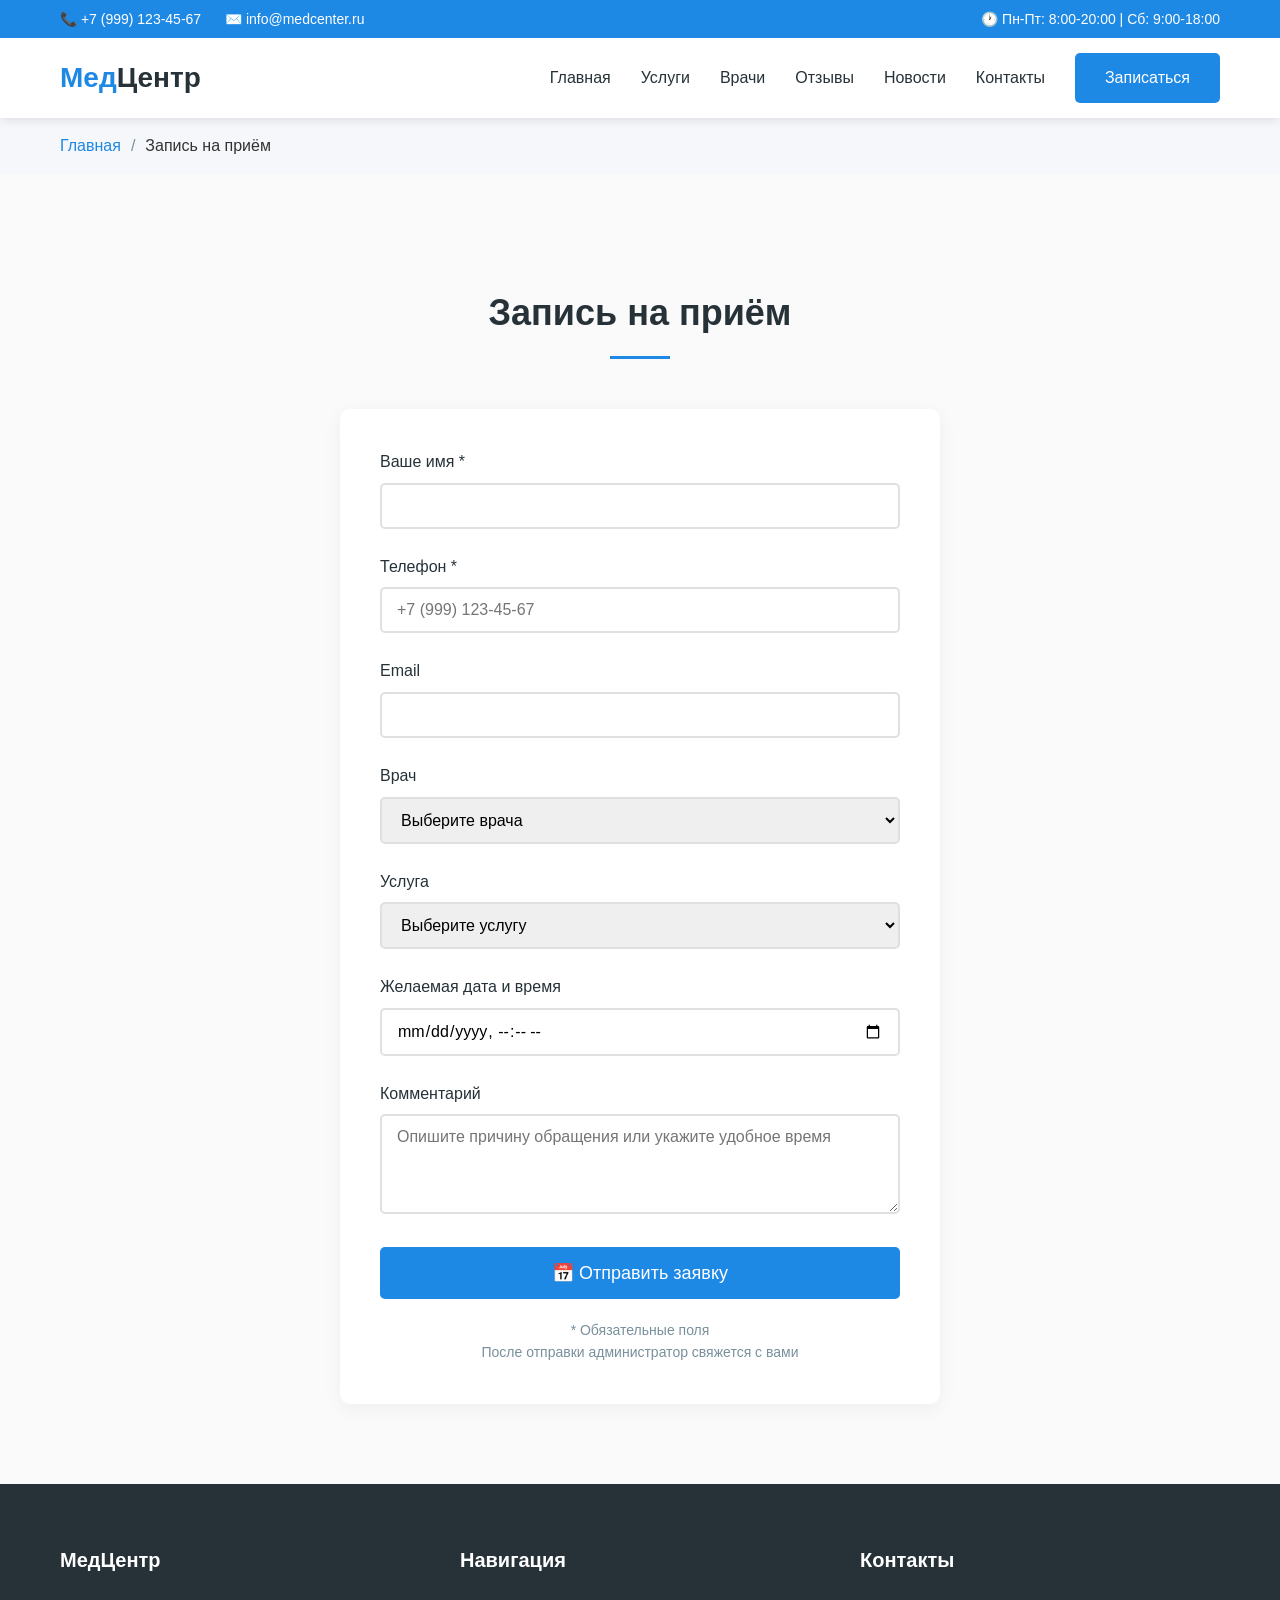
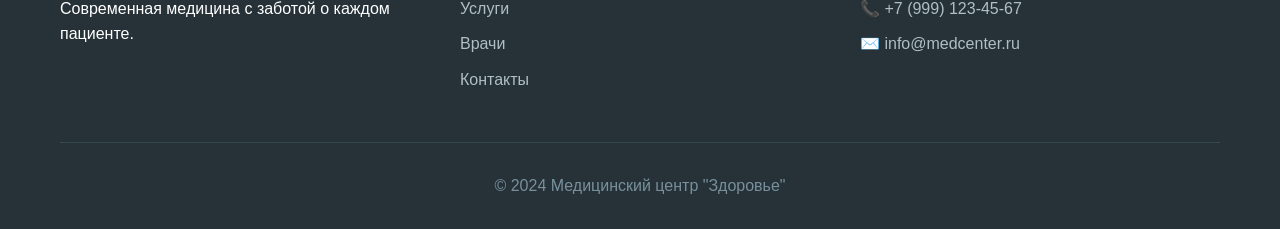
<file: Сайт/Frontend/appointment.html>
<!DOCTYPE html>
<html lang="ru">
<head>
    <meta charset="UTF-8">
    <meta name="viewport" content="width=device-width, initial-scale=1.0">
    <title>Запись на приём - Медицинский центр "Здоровье"</title>
    <link rel="stylesheet" href="css/style.css">
</head>
<body>
    <header class="header">
        <div class="header-top">
            <div class="container">
                <div class="header-contact">
                    <span>📞 +7 (999) 123-45-67</span>
                    <span>✉️ info@medcenter.ru</span>
                </div>
                <div>🕐 Пн-Пт: 8:00-20:00 | Сб: 9:00-18:00</div>
            </div>
        </div>
        <div class="header-main">
            <div class="container">
                <a href="index.html" class="logo">Мед<span>Центр</span></a>
                <button class="mobile-menu-btn" onclick="toggleMenu()">☰</button>
                <ul class="nav" id="mainNav">
                    <li class="nav-item"><a href="index.html" class="nav-link">Главная</a></li>
                    <li class="nav-item"><a href="services.html" class="nav-link">Услуги</a></li>
                    <li class="nav-item"><a href="doctors.html" class="nav-link">Врачи</a></li>
                    <li class="nav-item"><a href="reviews.html" class="nav-link">Отзывы</a></li>
                    <li class="nav-item"><a href="news.html" class="nav-link">Новости</a></li>
                    <li class="nav-item"><a href="contacts.html" class="nav-link">Контакты</a></li>
                    <li class="nav-item"><a href="appointment.html" class="btn btn-primary active">Записаться</a></li>
                </ul>
            </div>
        </div>
    </header>

    <div class="breadcrumbs">
        <div class="container">
            <a href="index.html">Главная</a><span>/</span>Запись на приём
        </div>
    </div>

    <section class="section">
        <div class="container">
            <h1 class="section-title">Запись на приём</h1>
            
            <form class="appointment-form" onsubmit="alert('✅ Заявка отправлена! Мы свяжемся с вами в ближайшее время.'); return false;">
                <div class="form-group">
                    <label class="form-label" for="name">Ваше имя *</label>
                    <input type="text" id="name" class="form-control" required>
                </div>
                <div class="form-group">
                    <label class="form-label" for="phone">Телефон *</label>
                    <input type="tel" id="phone" class="form-control" placeholder="+7 (999) 123-45-67" required>
                </div>
                <div class="form-group">
                    <label class="form-label" for="email">Email</label>
                    <input type="email" id="email" class="form-control">
                </div>
                <div class="form-group">
                    <label class="form-label" for="doctor">Врач</label>
                    <select id="doctor" class="form-select">
                        <option value="">Выберите врача</option>
                        <option>Иванов А.П. - Терапевт</option>
                        <option>Петрова Е.С. - Кардиолог</option>
                        <option>Сидоров М.А. - Невролог</option>
                        <option>Козлова А.В. - Педиатр</option>
                    </select>
                </div>
                <div class="form-group">
                    <label class="form-label" for="service">Услуга</label>
                    <select id="service" class="form-select">
                        <option value="">Выберите услугу</option>
                        <option>Первичный прием терапевта - 2 000 ₽</option>
                        <option>Консультация кардиолога - 2 500 ₽</option>
                        <option>Консультация невролога - 2 500 ₽</option>
                    </select>
                </div>
                <div class="form-group">
                    <label class="form-label" for="date">Желаемая дата и время</label>
                    <input type="datetime-local" id="date" class="form-control">
                </div>
                <div class="form-group">
                    <label class="form-label" for="comment">Комментарий</label>
                    <textarea id="comment" class="form-textarea" placeholder="Опишите причину обращения или укажите удобное время"></textarea>
                </div>
                <button type="submit" class="btn btn-primary" style="width: 100%; font-size: 18px; padding: 15px;">📅 Отправить заявку</button>
                <p style="text-align: center; margin-top: 20px; color: #78909c; font-size: 14px;">* Обязательные поля<br>После отправки администратор свяжется с вами</p>
            </form>
        </div>
    </section>

    <footer class="footer">
        <div class="container">
            <div class="footer-grid">
                <div><h3 class="footer-title">МедЦентр</h3><p>Современная медицина с заботой о каждом пациенте.</p></div>
                <div>
                    <h3 class="footer-title">Навигация</h3>
                    <ul class="footer-links">
                        <li><a href="services.html">Услуги</a></li>
                        <li><a href="doctors.html">Врачи</a></li>
                        <li><a href="contacts.html">Контакты</a></li>
                    </ul>
                </div>
                <div>
                    <h3 class="footer-title">Контакты</h3>
                    <ul class="footer-links">
                        <li><a href="tel:+79991234567">📞 +7 (999) 123-45-67</a></li>
                        <li><a href="mailto:info@medcenter.ru">✉️ info@medcenter.ru</a></li>
                    </ul>
                </div>
            </div>
            <div class="footer-bottom"><p>&copy; 2024 Медицинский центр "Здоровье"</p></div>
        </div>
    </footer>

    <script src="js/main.js"></script>
</body>
</html>
</file>
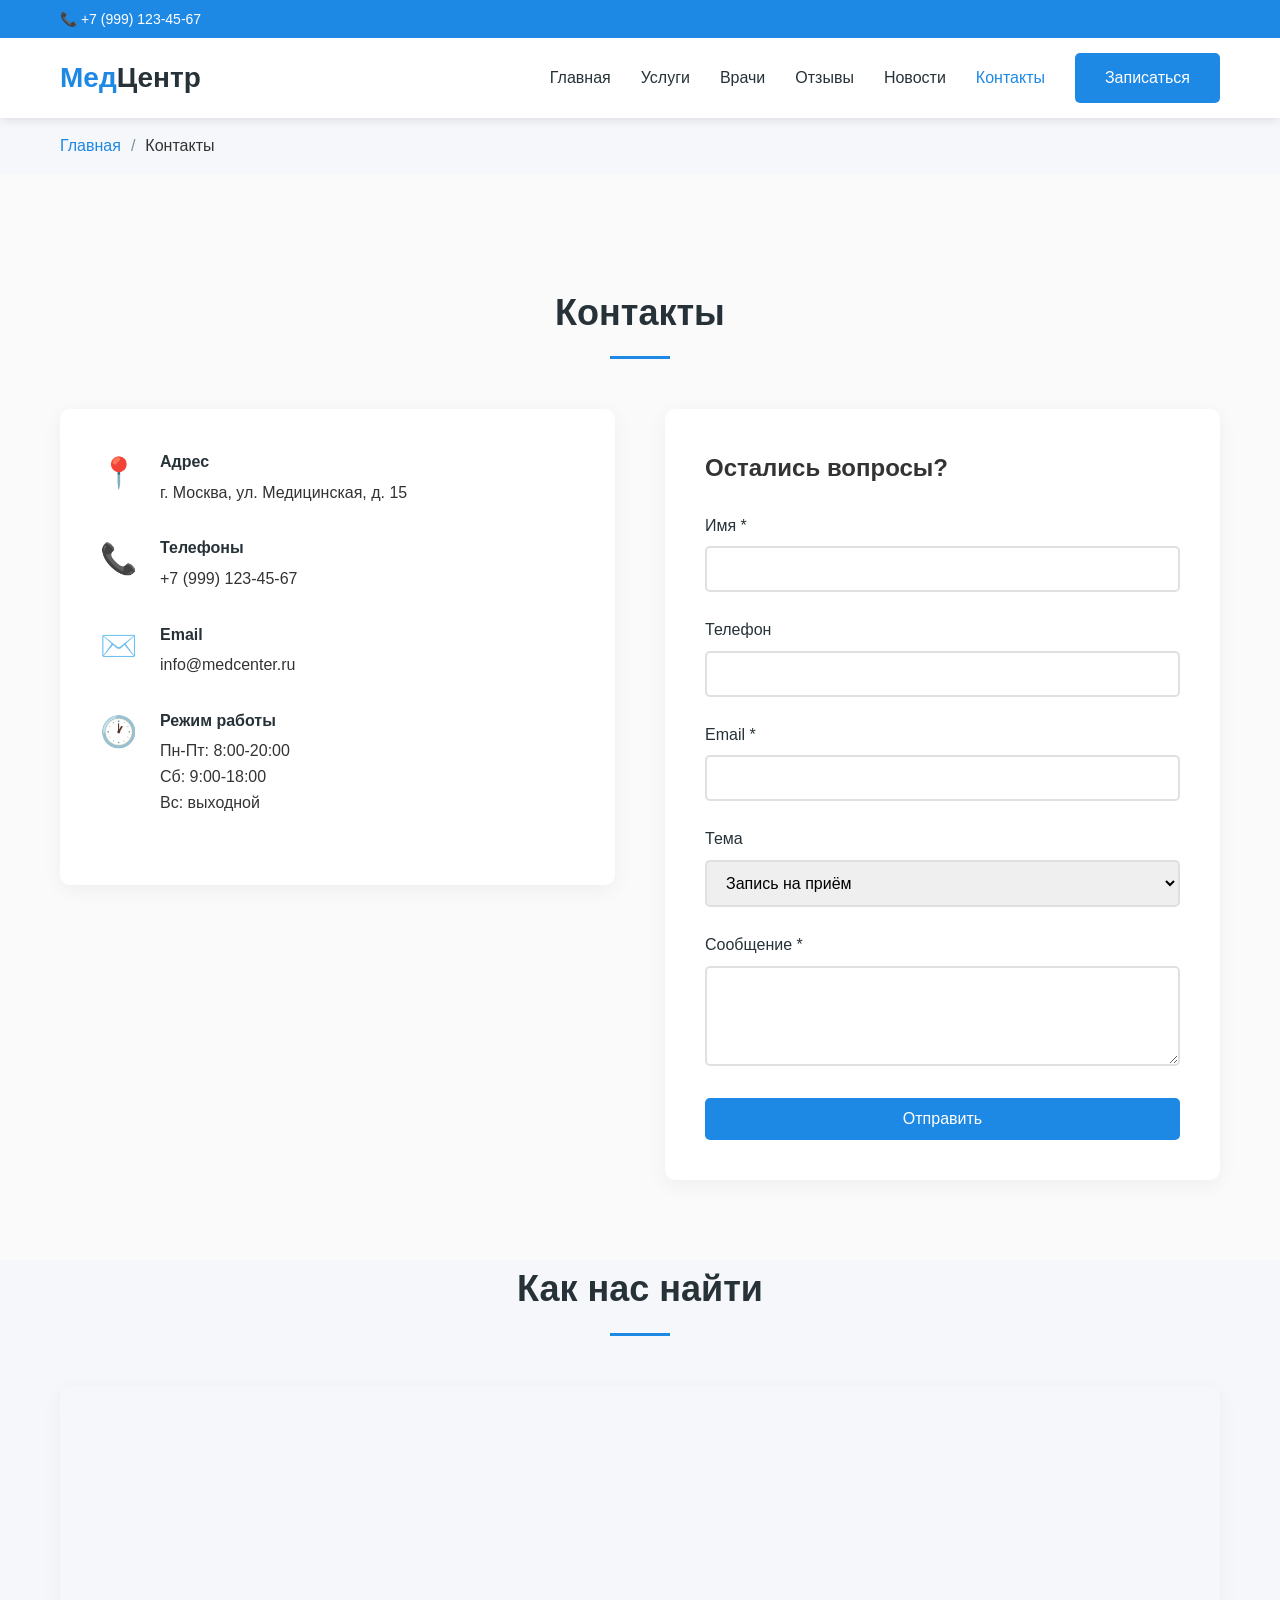
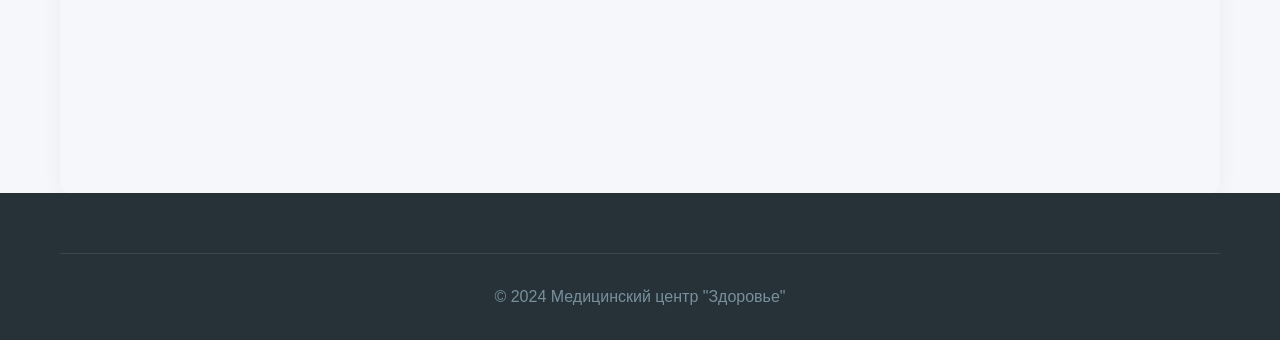
<file: Сайт/Frontend/contacts.html>
<!DOCTYPE html>
<html lang="ru">
<head>
    <meta charset="UTF-8">
    <meta name="viewport" content="width=device-width, initial-scale=1.0">
    <title>Контакты - Медицинский центр "Здоровье"</title>
    <link rel="stylesheet" href="css/style.css">
</head>
<body>
    <header class="header">
        <div class="header-top"><div class="container"><div class="header-contact"><span>📞 +7 (999) 123-45-67</span></div></div></div>
        <div class="header-main">
            <div class="container">
                <a href="index.html" class="logo">Мед<span>Центр</span></a>
                <button class="mobile-menu-btn" onclick="toggleMenu()">☰</button>
                <ul class="nav" id="mainNav">
                    <li class="nav-item"><a href="index.html" class="nav-link">Главная</a></li>
                    <li class="nav-item"><a href="services.html" class="nav-link">Услуги</a></li>
                    <li class="nav-item"><a href="doctors.html" class="nav-link">Врачи</a></li>
                    <li class="nav-item"><a href="reviews.html" class="nav-link">Отзывы</a></li>
                    <li class="nav-item"><a href="news.html" class="nav-link">Новости</a></li>
                    <li class="nav-item"><a href="contacts.html" class="nav-link active">Контакты</a></li>
                    <li class="nav-item"><a href="appointment.html" class="btn btn-primary">Записаться</a></li>
                </ul>
            </div>
        </div>
    </header>

    <div class="breadcrumbs"><div class="container"><a href="index.html">Главная</a><span>/</span>Контакты</div></div>

    <section class="section">
        <div class="container">
            <h1 class="section-title">Контакты</h1>
            <div class="contacts-grid">
                <div class="contact-info">
                    <div class="contact-item"><div class="contact-icon">📍</div><div class="contact-text"><h4>Адрес</h4><p>г. Москва, ул. Медицинская, д. 15</p></div></div>
                    <div class="contact-item"><div class="contact-icon">📞</div><div class="contact-text"><h4>Телефоны</h4><p>+7 (999) 123-45-67</p></div></div>
                    <div class="contact-item"><div class="contact-icon">✉️</div><div class="contact-text"><h4>Email</h4><p>info@medcenter.ru</p></div></div>
                    <div class="contact-item"><div class="contact-icon">🕐</div><div class="contact-text"><h4>Режим работы</h4><p>Пн-Пт: 8:00-20:00<br>Сб: 9:00-18:00<br>Вс: выходной</p></div></div>
                </div>
                <div>
                    <div class="contact-form">
                        <h2 style="margin-bottom: 25px;">Остались вопросы?</h2>
                        <form onsubmit="alert('✅ Сообщение отправлено!'); return false;">
                            <div class="form-group"><label class="form-label">Имя *</label><input type="text" class="form-control" required></div>
                            <div class="form-group"><label class="form-label">Телефон</label><input type="tel" class="form-control"></div>
                            <div class="form-group"><label class="form-label">Email *</label><input type="email" class="form-control" required></div>
                            <div class="form-group"><label class="form-label">Тема</label><select class="form-select"><option>Запись на приём</option><option>Вопрос по услугам</option><option>Другое</option></select></div>
                            <div class="form-group"><label class="form-label">Сообщение *</label><textarea class="form-textarea" required></textarea></div>
                            <button type="submit" class="btn btn-primary" style="width: 100%;">Отправить</button>
                        </form>
                    </div>
                </div>
            </div>
        </div>
    </section>

    <section class="section-light">
        <div class="container">
            <h2 class="section-title">Как нас найти</h2>
            <div style="border-radius: 10px; overflow: hidden; box-shadow: 0 5px 20px rgba(0,0,0,0.05);">
                <iframe src="https://www.google.com/maps/embed?pb=!1m18!1m12!1m3!1d2242.1234567890!2d37.6173!3d55.7558!2m3!1f0!2f0!3f0!3m2!1i1024!2i768!4f13.1!3m3!1m2!1s0x0%3A0x0!2zNTXCsDQ1JzIxLjAiTiAzN8KwMzcnMDIuMyJF!5e0!3m2!1sru!2sru!4v1234567890" width="100%" height="400" style="border:0;" allowfullscreen="" loading="lazy"></iframe>
            </div>
        </div>
    </section>

    <footer class="footer">
        <div class="container"><div class="footer-bottom"><p>&copy; 2024 Медицинский центр "Здоровье"</p></div></div>
    </footer>
    <script src="js/main.js"></script>
</body>
</html>
</file>
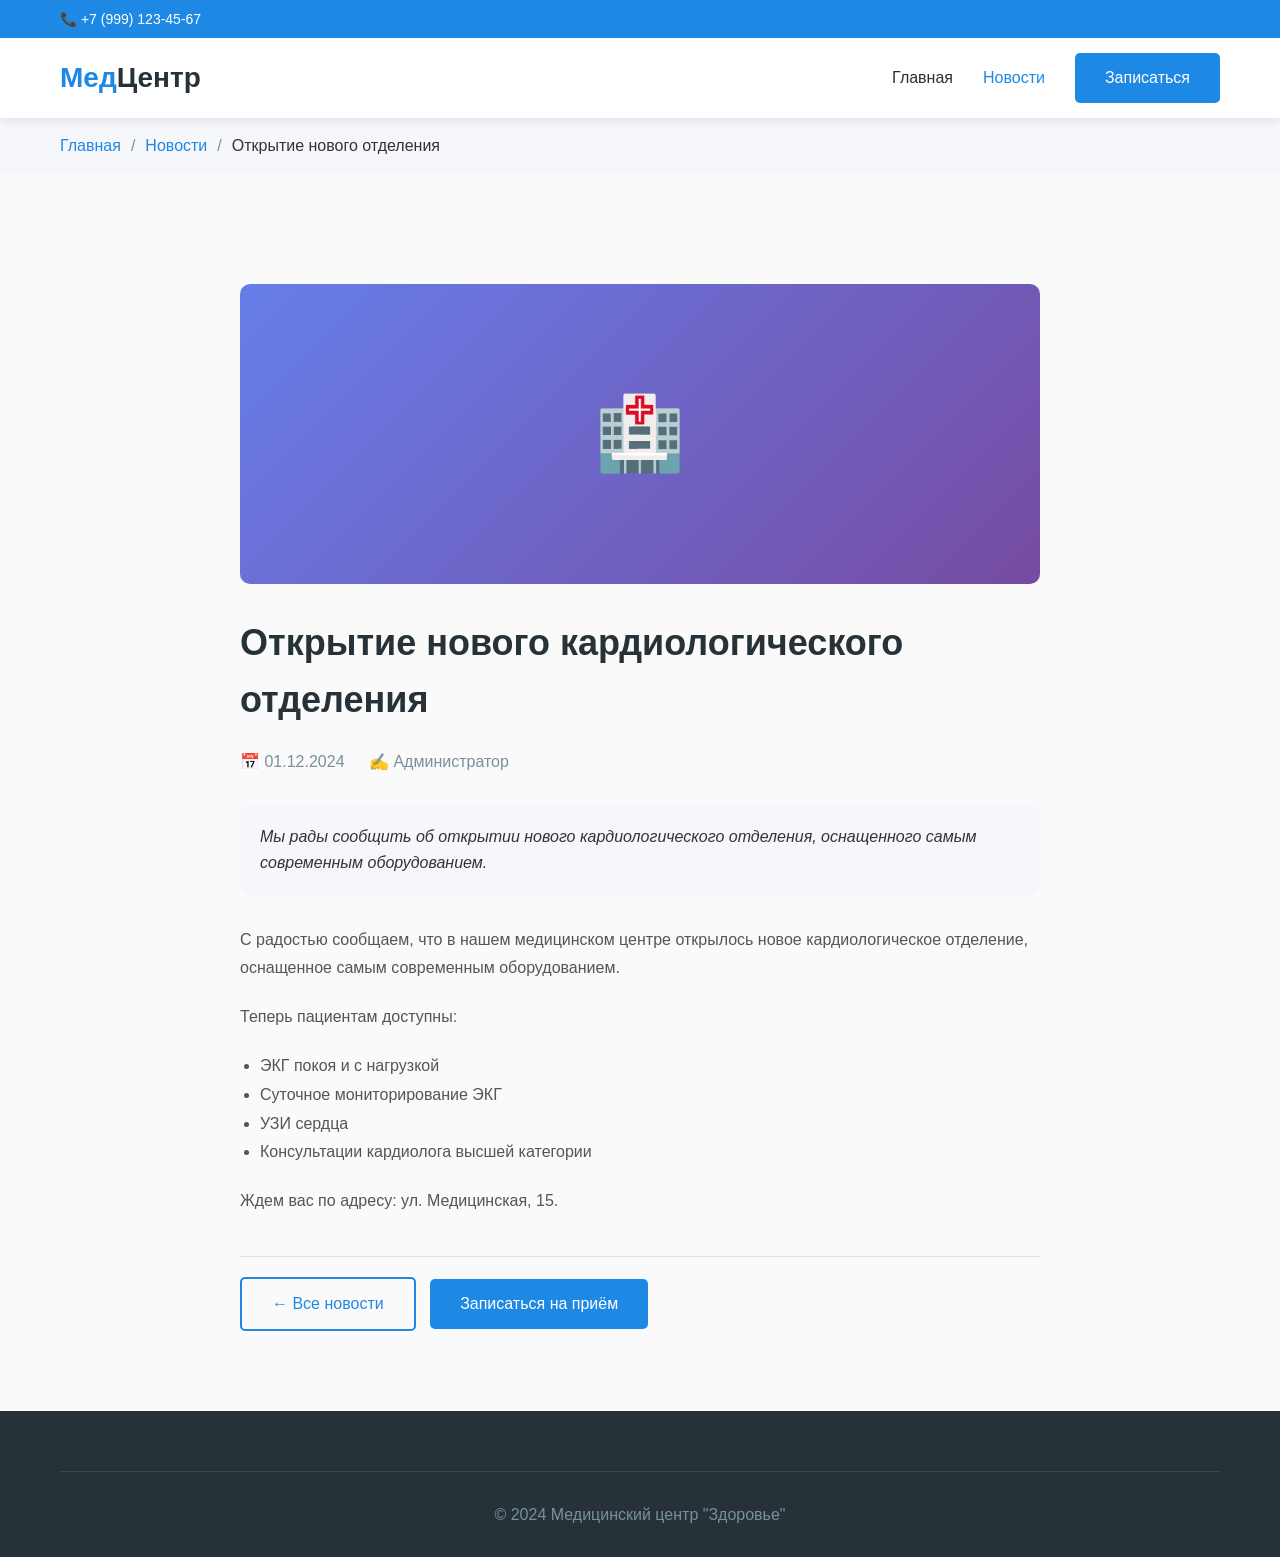
<file: Сайт/Frontend/news-detail.html>
<!DOCTYPE html>
<html lang="ru">
<head>
    <meta charset="UTF-8">
    <meta name="viewport" content="width=device-width, initial-scale=1.0">
    <title>Открытие нового отделения - Медицинский центр</title>
    <link rel="stylesheet" href="css/style.css">
</head>
<body>
    <header class="header">
        <div class="header-top"><div class="container"><div class="header-contact"><span>📞 +7 (999) 123-45-67</span></div></div></div>
        <div class="header-main">
            <div class="container">
                <a href="index.html" class="logo">Мед<span>Центр</span></a>
                <button class="mobile-menu-btn" onclick="toggleMenu()">☰</button>
                <ul class="nav" id="mainNav">
                    <li class="nav-item"><a href="index.html" class="nav-link">Главная</a></li>
                    <li class="nav-item"><a href="news.html" class="nav-link active">Новости</a></li>
                    <li class="nav-item"><a href="appointment.html" class="btn btn-primary">Записаться</a></li>
                </ul>
            </div>
        </div>
    </header>

    <div class="breadcrumbs"><div class="container"><a href="index.html">Главная</a><span>/</span><a href="news.html">Новости</a><span>/</span>Открытие нового отделения</div></div>

    <section class="section">
        <div class="container">
            <div class="news-detail">
                <div style="height: 300px; background: linear-gradient(135deg, #667eea, #764ba2); border-radius: 10px; margin-bottom: 30px; display: flex; align-items: center; justify-content: center; color: white; font-size: 72px;">🏥</div>
                <h1 class="news-detail-title">Открытие нового кардиологического отделения</h1>
                <div class="news-detail-meta">
                    <span>📅 01.12.2024</span>
                    <span style="margin-left: 20px;">✍️ Администратор</span>
                </div>
                <div style="background: #f5f7fa; padding: 20px; border-radius: 10px; margin-bottom: 30px; font-style: italic;">Мы рады сообщить об открытии нового кардиологического отделения, оснащенного самым современным оборудованием.</div>
                <div class="news-detail-body">
                    <p>С радостью сообщаем, что в нашем медицинском центре открылось новое кардиологическое отделение, оснащенное самым современным оборудованием.</p>
                    <p style="margin-top: 20px;">Теперь пациентам доступны:</p>
                    <ul style="margin: 20px 0 20px 20px;">
                        <li>ЭКГ покоя и с нагрузкой</li>
                        <li>Суточное мониторирование ЭКГ</li>
                        <li>УЗИ сердца</li>
                        <li>Консультации кардиолога высшей категории</li>
                    </ul>
                    <p>Ждем вас по адресу: ул. Медицинская, 15.</p>
                </div>
                <div style="margin-top: 40px; padding-top: 20px; border-top: 1px solid #e0e0e0;">
                    <a href="news.html" class="btn btn-outline">← Все новости</a>
                    <a href="appointment.html" class="btn btn-primary" style="margin-left: 10px;">Записаться на приём</a>
                </div>
            </div>
        </div>
    </section>

    <footer class="footer">
        <div class="container"><div class="footer-bottom"><p>&copy; 2024 Медицинский центр "Здоровье"</p></div></div>
    </footer>
    <script src="js/main.js"></script>
</body>
</html>
</file>
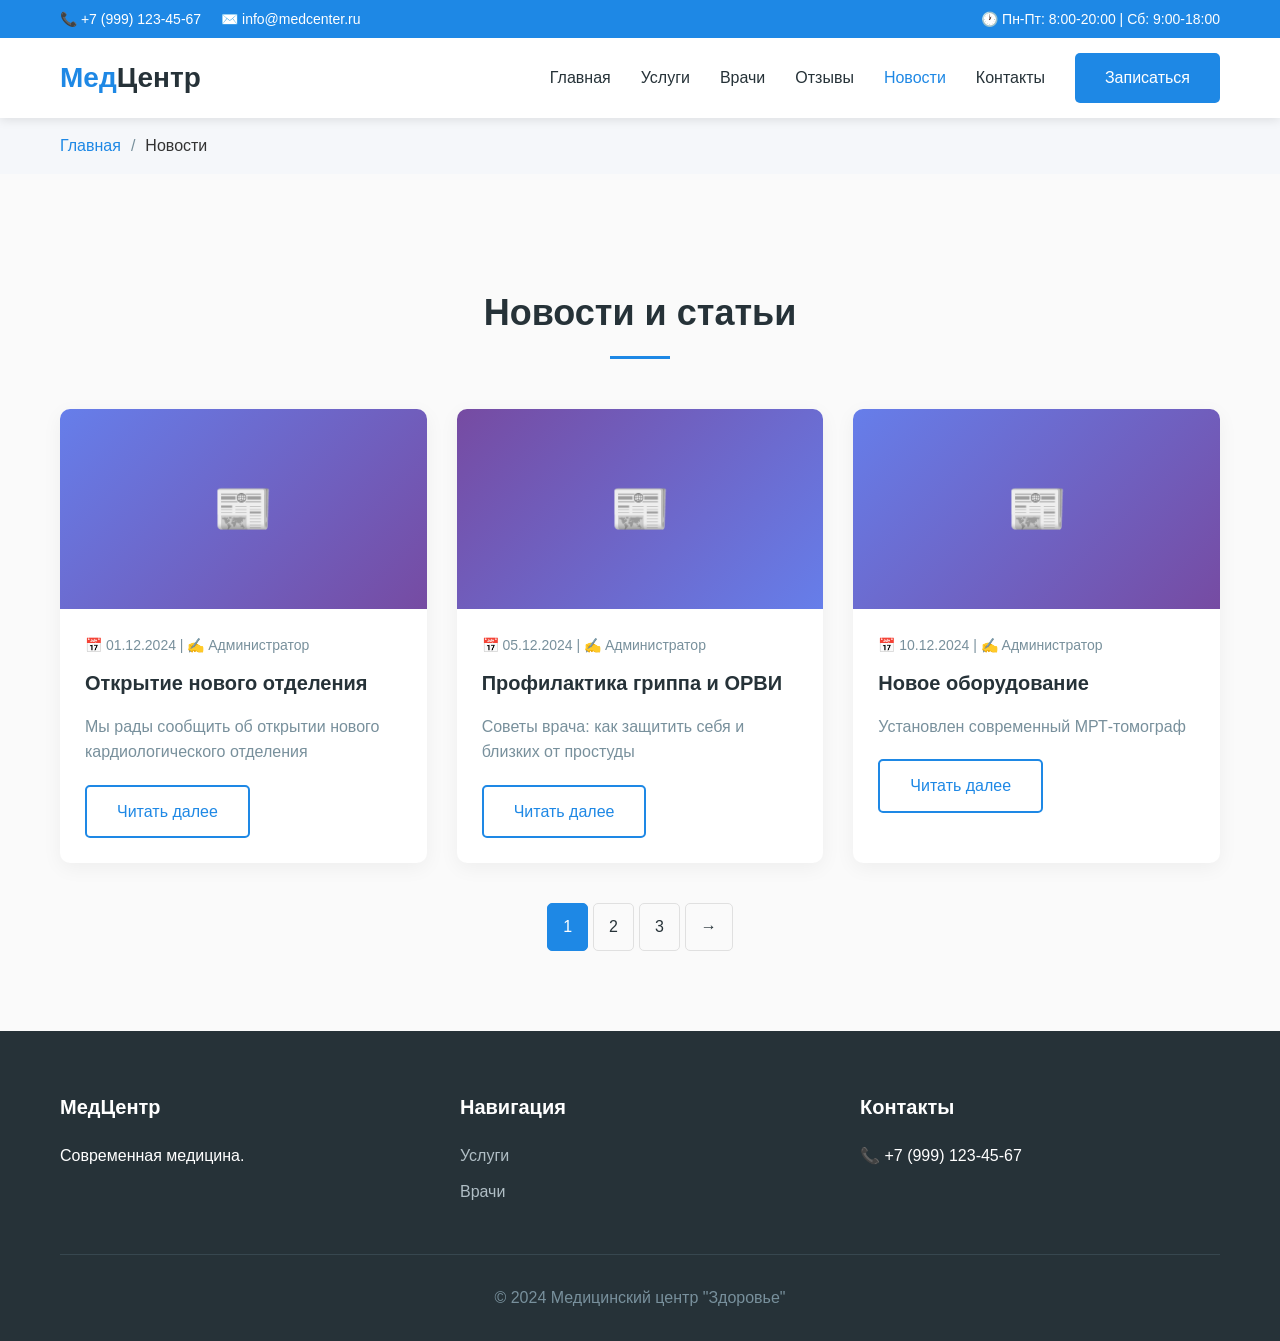
<file: Сайт/Frontend/news.html>
<!DOCTYPE html>
<html lang="ru">
<head>
    <meta charset="UTF-8">
    <meta name="viewport" content="width=device-width, initial-scale=1.0">
    <title>Новости - Медицинский центр "Здоровье"</title>
    <link rel="stylesheet" href="css/style.css">
</head>
<body>
    <header class="header">
        <div class="header-top">
            <div class="container">
                <div class="header-contact"><span>📞 +7 (999) 123-45-67</span><span>✉️ info@medcenter.ru</span></div>
                <div>🕐 Пн-Пт: 8:00-20:00 | Сб: 9:00-18:00</div>
            </div>
        </div>
        <div class="header-main">
            <div class="container">
                <a href="index.html" class="logo">Мед<span>Центр</span></a>
                <button class="mobile-menu-btn" onclick="toggleMenu()">☰</button>
                <ul class="nav" id="mainNav">
                    <li class="nav-item"><a href="index.html" class="nav-link">Главная</a></li>
                    <li class="nav-item"><a href="services.html" class="nav-link">Услуги</a></li>
                    <li class="nav-item"><a href="doctors.html" class="nav-link">Врачи</a></li>
                    <li class="nav-item"><a href="reviews.html" class="nav-link">Отзывы</a></li>
                    <li class="nav-item"><a href="news.html" class="nav-link active">Новости</a></li>
                    <li class="nav-item"><a href="contacts.html" class="nav-link">Контакты</a></li>
                    <li class="nav-item"><a href="appointment.html" class="btn btn-primary">Записаться</a></li>
                </ul>
            </div>
        </div>
    </header>

    <div class="breadcrumbs"><div class="container"><a href="index.html">Главная</a><span>/</span>Новости</div></div>

    <section class="section">
        <div class="container">
            <h1 class="section-title">Новости и статьи</h1>
            <div class="news-grid">
                <div class="news-card">
                    <div style="height: 200px; background: linear-gradient(135deg, #667eea, #764ba2); display: flex; align-items: center; justify-content: center; font-size: 48px;">📰</div>
                    <div class="news-content">
                        <p class="news-date">📅 01.12.2024 | ✍️ Администратор</p>
                        <h3 class="news-title">Открытие нового отделения</h3>
                        <p class="news-announce">Мы рады сообщить об открытии нового кардиологического отделения</p>
                        <a href="news-detail.html" class="btn btn-outline">Читать далее</a>
                    </div>
                </div>
                <div class="news-card">
                    <div style="height: 200px; background: linear-gradient(135deg, #764ba2, #667eea); display: flex; align-items: center; justify-content: center; font-size: 48px;">📰</div>
                    <div class="news-content">
                        <p class="news-date">📅 05.12.2024 | ✍️ Администратор</p>
                        <h3 class="news-title">Профилактика гриппа и ОРВИ</h3>
                        <p class="news-announce">Советы врача: как защитить себя и близких от простуды</p>
                        <a href="news-detail.html" class="btn btn-outline">Читать далее</a>
                    </div>
                </div>
                <div class="news-card">
                    <div style="height: 200px; background: linear-gradient(135deg, #667eea, #764ba2); display: flex; align-items: center; justify-content: center; font-size: 48px;">📰</div>
                    <div class="news-content">
                        <p class="news-date">📅 10.12.2024 | ✍️ Администратор</p>
                        <h3 class="news-title">Новое оборудование</h3>
                        <p class="news-announce">Установлен современный МРТ-томограф</p>
                        <a href="news-detail.html" class="btn btn-outline">Читать далее</a>
                    </div>
                </div>
            </div>
            <div class="pagination">
                <span class="active">1</span>
                <a href="#">2</a>
                <a href="#">3</a>
                <a href="#">→</a>
            </div>
        </div>
    </section>

    <footer class="footer">
        <div class="container">
            <div class="footer-grid">
                <div><h3 class="footer-title">МедЦентр</h3><p>Современная медицина.</p></div>
                <div><h3 class="footer-title">Навигация</h3><ul class="footer-links"><li><a href="services.html">Услуги</a></li><li><a href="doctors.html">Врачи</a></li></ul></div>
                <div><h3 class="footer-title">Контакты</h3><ul class="footer-links"><li>📞 +7 (999) 123-45-67</li></ul></div>
            </div>
            <div class="footer-bottom"><p>&copy; 2024 Медицинский центр "Здоровье"</p></div>
        </div>
    </footer>
    <script src="js/main.js"></script>
</body>
</html>
</file>
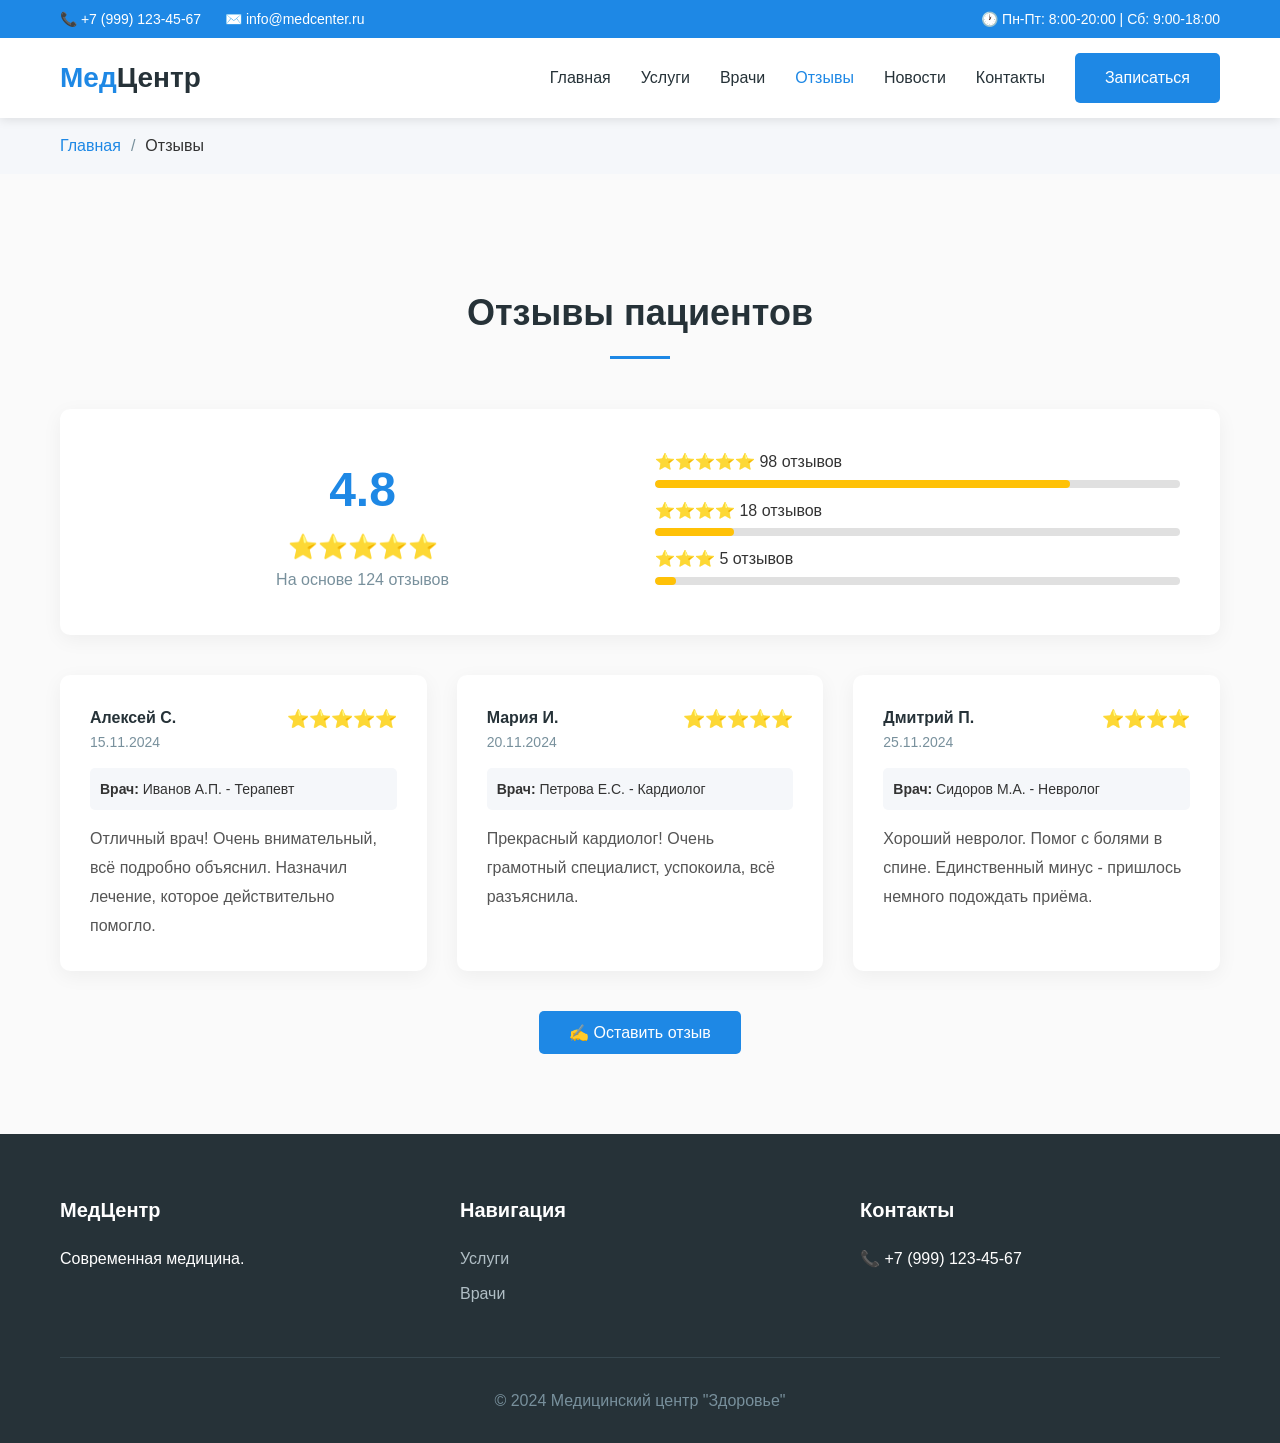
<file: Сайт/Frontend/reviews.html>
<!DOCTYPE html>
<html lang="ru">
<head>
    <meta charset="UTF-8">
    <meta name="viewport" content="width=device-width, initial-scale=1.0">
    <title>Отзывы - Медицинский центр "Здоровье"</title>
    <link rel="stylesheet" href="css/style.css">
</head>
<body>
    <header class="header">
        <div class="header-top">
            <div class="container">
                <div class="header-contact">
                    <span>📞 +7 (999) 123-45-67</span>
                    <span>✉️ info@medcenter.ru</span>
                </div>
                <div>🕐 Пн-Пт: 8:00-20:00 | Сб: 9:00-18:00</div>
            </div>
        </div>
        <div class="header-main">
            <div class="container">
                <a href="index.html" class="logo">Мед<span>Центр</span></a>
                <button class="mobile-menu-btn" onclick="toggleMenu()">☰</button>
                <ul class="nav" id="mainNav">
                    <li class="nav-item"><a href="index.html" class="nav-link">Главная</a></li>
                    <li class="nav-item"><a href="services.html" class="nav-link">Услуги</a></li>
                    <li class="nav-item"><a href="doctors.html" class="nav-link">Врачи</a></li>
                    <li class="nav-item"><a href="reviews.html" class="nav-link active">Отзывы</a></li>
                    <li class="nav-item"><a href="news.html" class="nav-link">Новости</a></li>
                    <li class="nav-item"><a href="contacts.html" class="nav-link">Контакты</a></li>
                    <li class="nav-item"><a href="appointment.html" class="btn btn-primary">Записаться</a></li>
                </ul>
            </div>
        </div>
    </header>

    <div class="breadcrumbs">
        <div class="container"><a href="index.html">Главная</a><span>/</span>Отзывы</div>
    </div>

    <section class="section">
        <div class="container">
            <h1 class="section-title">Отзывы пациентов</h1>

            <!-- Статистика -->
            <div class="stats-block">
                <div style="display: grid; grid-template-columns: repeat(auto-fit, minmax(200px, 1fr)); gap: 30px; align-items: center;">
                    <div style="text-align: center;">
                        <div style="font-size: 48px; font-weight: 700; color: #1e88e5;">4.8</div>
                        <div style="color: #ffc107; font-size: 24px;">⭐⭐⭐⭐⭐</div>
                        <div style="color: #78909c;">На основе 124 отзывов</div>
                    </div>
                    <div>
                        <div style="margin-bottom: 10px;">⭐⭐⭐⭐⭐ 98 отзывов<div class="rating-bar"><div class="rating-fill" style="width: 79%;"></div></div></div>
                        <div style="margin-bottom: 10px;">⭐⭐⭐⭐ 18 отзывов<div class="rating-bar"><div class="rating-fill" style="width: 15%;"></div></div></div>
                        <div style="margin-bottom: 10px;">⭐⭐⭐ 5 отзывов<div class="rating-bar"><div class="rating-fill" style="width: 4%;"></div></div></div>
                    </div>
                </div>
            </div>

            <!-- Список отзывов -->
            <div class="reviews-grid">
                <div class="review-card">
                    <div class="review-header">
                        <div>
                            <div class="review-author">Алексей С.</div>
                            <div class="review-date">15.11.2024</div>
                        </div>
                        <div class="review-rating">⭐⭐⭐⭐⭐</div>
                    </div>
                    <div class="review-doctor"><strong>Врач:</strong> Иванов А.П. - Терапевт</div>
                    <p class="review-text">Отличный врач! Очень внимательный, всё подробно объяснил. Назначил лечение, которое действительно помогло.</p>
                </div>
                <div class="review-card">
                    <div class="review-header">
                        <div>
                            <div class="review-author">Мария И.</div>
                            <div class="review-date">20.11.2024</div>
                        </div>
                        <div class="review-rating">⭐⭐⭐⭐⭐</div>
                    </div>
                    <div class="review-doctor"><strong>Врач:</strong> Петрова Е.С. - Кардиолог</div>
                    <p class="review-text">Прекрасный кардиолог! Очень грамотный специалист, успокоила, всё разъяснила.</p>
                </div>
                <div class="review-card">
                    <div class="review-header">
                        <div>
                            <div class="review-author">Дмитрий П.</div>
                            <div class="review-date">25.11.2024</div>
                        </div>
                        <div class="review-rating">⭐⭐⭐⭐</div>
                    </div>
                    <div class="review-doctor"><strong>Врач:</strong> Сидоров М.А. - Невролог</div>
                    <p class="review-text">Хороший невролог. Помог с болями в спине. Единственный минус - пришлось немного подождать приёма.</p>
                </div>
            </div>

            <!-- Кнопка -->
            <div style="text-align: center; margin-top: 40px;">
                <button class="btn btn-primary" onclick="alert('Спасибо! Ваш отзыв будет опубликован после проверки.')">✍️ Оставить отзыв</button>
            </div>
        </div>
    </section>

    <footer class="footer">
        <div class="container">
            <div class="footer-grid">
                <div><h3 class="footer-title">МедЦентр</h3><p>Современная медицина.</p></div>
                <div><h3 class="footer-title">Навигация</h3><ul class="footer-links"><li><a href="services.html">Услуги</a></li><li><a href="doctors.html">Врачи</a></li></ul></div>
                <div><h3 class="footer-title">Контакты</h3><ul class="footer-links"><li>📞 +7 (999) 123-45-67</li></ul></div>
            </div>
            <div class="footer-bottom"><p>&copy; 2024 Медицинский центр "Здоровье"</p></div>
        </div>
    </footer>
    <script src="js/main.js"></script>
</body>
</html>
</file>
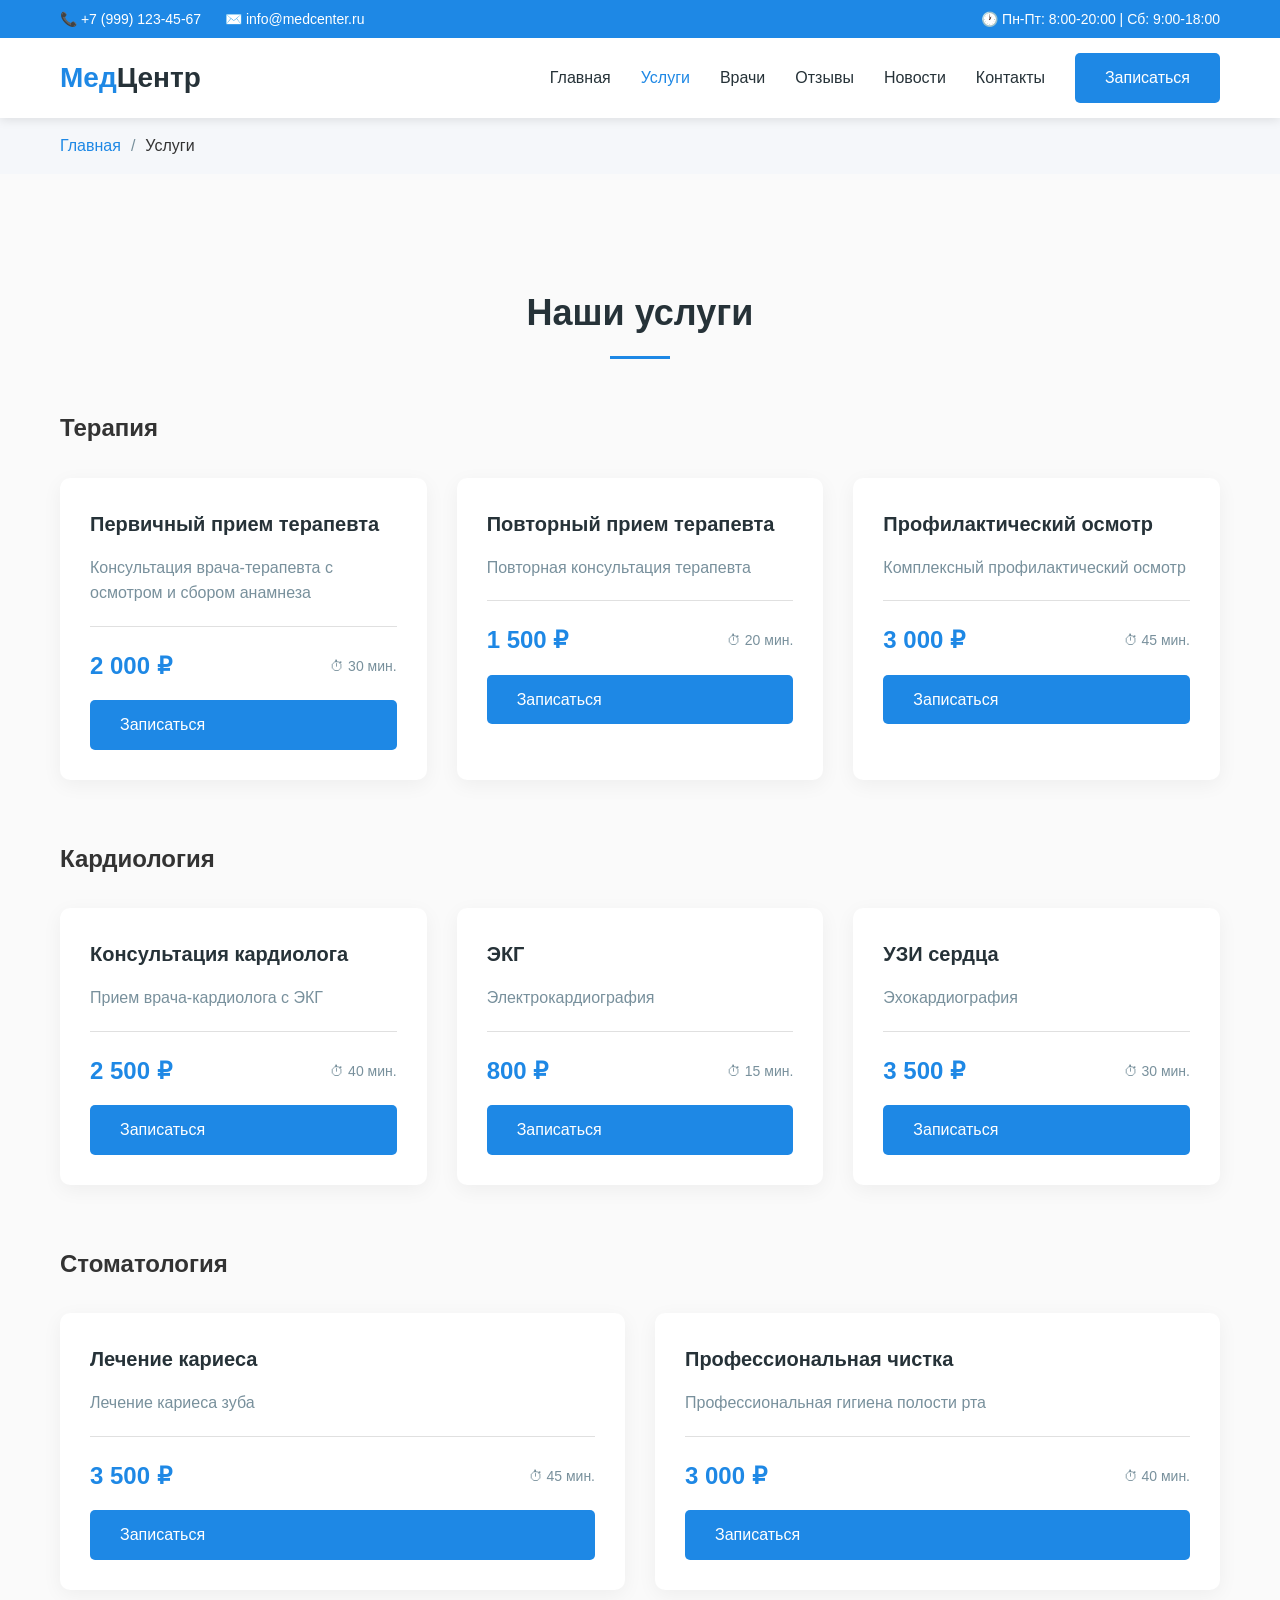
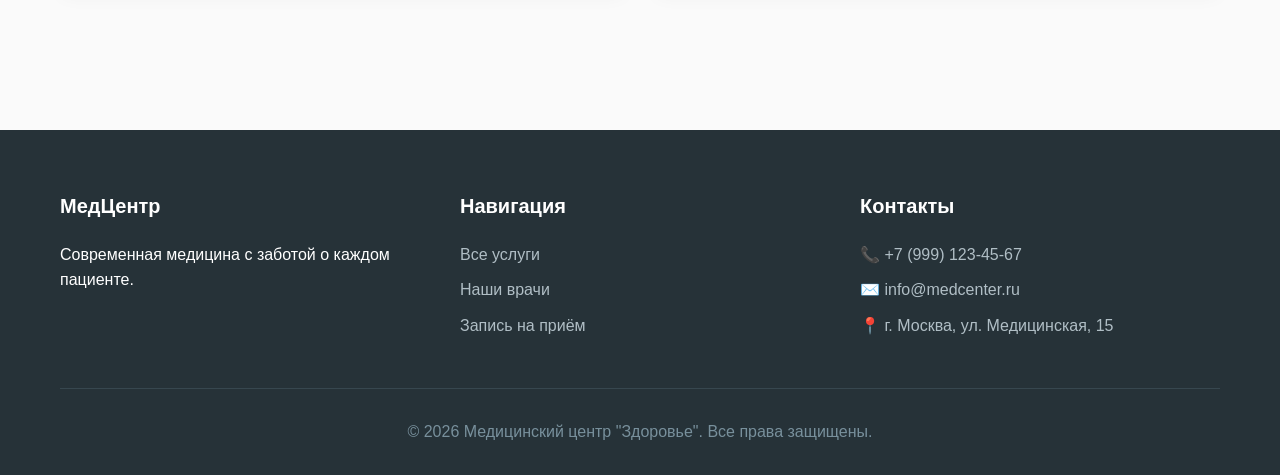
<file: Сайт/Frontend/services.html>
<!DOCTYPE html>
<html lang="ru">
<head>
    <meta charset="UTF-8">
    <meta name="viewport" content="width=device-width, initial-scale=1.0">
    <title>Услуги - Медицинский центр "Здоровье"</title>
    <link rel="stylesheet" href="css/style.css">
</head>
<body>
    <header class="header">
        <div class="header-top">
            <div class="container">
                <div class="header-contact">
                    <span>📞 +7 (999) 123-45-67</span>
                    <span>✉️ info@medcenter.ru</span>
                </div>
                <div>🕐 Пн-Пт: 8:00-20:00 | Сб: 9:00-18:00</div>
            </div>
        </div>
        <div class="header-main">
            <div class="container">
                <a href="index.html" class="logo">Мед<span>Центр</span></a>
                <button class="mobile-menu-btn" onclick="toggleMenu()">☰</button>
                <ul class="nav" id="mainNav">
                    <li class="nav-item"><a href="index.html" class="nav-link">Главная</a></li>
                    <li class="nav-item"><a href="services.html" class="nav-link active">Услуги</a></li>
                    <li class="nav-item"><a href="doctors.html" class="nav-link">Врачи</a></li>
                    <li class="nav-item"><a href="reviews.html" class="nav-link">Отзывы</a></li>
                    <li class="nav-item"><a href="news.html" class="nav-link">Новости</a></li>
                    <li class="nav-item"><a href="contacts.html" class="nav-link">Контакты</a></li>
                    <li class="nav-item"><a href="appointment.html" class="btn btn-primary">Записаться</a></li>
                </ul>
            </div>
        </div>
    </header>

    <div class="breadcrumbs">
        <div class="container">
            <a href="index.html">Главная</a><span>/</span>Услуги
        </div>
    </div>

    <section class="section">
        <div class="container">
            <h1 class="section-title">Наши услуги</h1>
            
            <!-- Терапия -->
            <div style="margin-bottom: 60px;">
                <h2 style="margin-bottom: 30px;">Терапия</h2>
                <div class="services-grid">
                    <div class="service-card">
                        <div class="service-content">
                            <h3 class="service-title">Первичный прием терапевта</h3>
                            <p class="service-desc">Консультация врача-терапевта с осмотром и сбором анамнеза</p>
                            <div class="service-footer">
                                <span class="service-price">2 000 ₽</span>
                                <span class="service-duration">⏱ 30 мин.</span>
                            </div>
                            <a href="appointment.html" class="btn btn-primary" style="margin-top: 15px; width: 100%;">Записаться</a>
                        </div>
                    </div>
                    <div class="service-card">
                        <div class="service-content">
                            <h3 class="service-title">Повторный прием терапевта</h3>
                            <p class="service-desc">Повторная консультация терапевта</p>
                            <div class="service-footer">
                                <span class="service-price">1 500 ₽</span>
                                <span class="service-duration">⏱ 20 мин.</span>
                            </div>
                            <a href="appointment.html" class="btn btn-primary" style="margin-top: 15px; width: 100%;">Записаться</a>
                        </div>
                    </div>
                    <div class="service-card">
                        <div class="service-content">
                            <h3 class="service-title">Профилактический осмотр</h3>
                            <p class="service-desc">Комплексный профилактический осмотр</p>
                            <div class="service-footer">
                                <span class="service-price">3 000 ₽</span>
                                <span class="service-duration">⏱ 45 мин.</span>
                            </div>
                            <a href="appointment.html" class="btn btn-primary" style="margin-top: 15px; width: 100%;">Записаться</a>
                        </div>
                    </div>
                </div>
            </div>

            <!-- Кардиология -->
            <div style="margin-bottom: 60px;">
                <h2 style="margin-bottom: 30px;">Кардиология</h2>
                <div class="services-grid">
                    <div class="service-card">
                        <div class="service-content">
                            <h3 class="service-title">Консультация кардиолога</h3>
                            <p class="service-desc">Прием врача-кардиолога с ЭКГ</p>
                            <div class="service-footer">
                                <span class="service-price">2 500 ₽</span>
                                <span class="service-duration">⏱ 40 мин.</span>
                            </div>
                            <a href="appointment.html" class="btn btn-primary" style="margin-top: 15px; width: 100%;">Записаться</a>
                        </div>
                    </div>
                    <div class="service-card">
                        <div class="service-content">
                            <h3 class="service-title">ЭКГ</h3>
                            <p class="service-desc">Электрокардиография</p>
                            <div class="service-footer">
                                <span class="service-price">800 ₽</span>
                                <span class="service-duration">⏱ 15 мин.</span>
                            </div>
                            <a href="appointment.html" class="btn btn-primary" style="margin-top: 15px; width: 100%;">Записаться</a>
                        </div>
                    </div>
                    <div class="service-card">
                        <div class="service-content">
                            <h3 class="service-title">УЗИ сердца</h3>
                            <p class="service-desc">Эхокардиография</p>
                            <div class="service-footer">
                                <span class="service-price">3 500 ₽</span>
                                <span class="service-duration">⏱ 30 мин.</span>
                            </div>
                            <a href="appointment.html" class="btn btn-primary" style="margin-top: 15px; width: 100%;">Записаться</a>
                        </div>
                    </div>
                </div>
            </div>

            <!-- Стоматология -->
            <div style="margin-bottom: 60px;">
                <h2 style="margin-bottom: 30px;">Стоматология</h2>
                <div class="services-grid">
                    <div class="service-card">
                        <div class="service-content">
                            <h3 class="service-title">Лечение кариеса</h3>
                            <p class="service-desc">Лечение кариеса зуба</p>
                            <div class="service-footer">
                                <span class="service-price">3 500 ₽</span>
                                <span class="service-duration">⏱ 45 мин.</span>
                            </div>
                            <a href="appointment.html" class="btn btn-primary" style="margin-top: 15px; width: 100%;">Записаться</a>
                        </div>
                    </div>
                    <div class="service-card">
                        <div class="service-content">
                            <h3 class="service-title">Профессиональная чистка</h3>
                            <p class="service-desc">Профессиональная гигиена полости рта</p>
                            <div class="service-footer">
                                <span class="service-price">3 000 ₽</span>
                                <span class="service-duration">⏱ 40 мин.</span>
                            </div>
                            <a href="appointment.html" class="btn btn-primary" style="margin-top: 15px; width: 100%;">Записаться</a>
                        </div>
                    </div>
                </div>
            </div>
        </div>
    </section>

    <footer class="footer">
        <div class="container">
            <div class="footer-grid">
                <div>
                    <h3 class="footer-title">МедЦентр</h3>
                    <p>Современная медицина с заботой о каждом пациенте.</p>
                </div>
                <div>
                    <h3 class="footer-title">Навигация</h3>
                    <ul class="footer-links">
                        <li><a href="services.html">Все услуги</a></li>
                        <li><a href="doctors.html">Наши врачи</a></li>
                        <li><a href="appointment.html">Запись на приём</a></li>
                    </ul>
                </div>
                <div>
                    <h3 class="footer-title">Контакты</h3>
                    <ul class="footer-links">
                        <li><a href="tel:+79991234567">📞 +7 (999) 123-45-67</a></li>
                        <li><a href="mailto:info@medcenter.ru">✉️ info@medcenter.ru</a></li>
                        <li><a href="contacts.html">📍 г. Москва, ул. Медицинская, 15</a></li>
                    </ul>
                </div>
            </div>
            <div class="footer-bottom">
                <p>&copy; 2026 Медицинский центр "Здоровье". Все права защищены.</p>
            </div>
        </div>
    </footer>

    <script src="js/main.js"></script>
</body>
</html>
</file>
<file: Сайт/Frontend/css/style.css>
:root {
    --primary: #1e88e5;
    --primary-dark: #1565c0;
    --secondary: #00acc1;
    --success: #43a047;
    --danger: #e53935;
    --warning: #fb8c00;
    --light: #f5f7fa;
    --dark: #263238;
    --gray: #78909c;
    --border: #e0e0e0;
    --shadow: 0 5px 20px rgba(0,0,0,0.05);
    --radius: 10px;
    --transition: all 0.3s ease;
}

* {
    margin: 0;
    padding: 0;
    box-sizing: border-box;
}

body {
    font-family: 'Segoe UI', Tahoma, Geneva, Verdana, sans-serif;
    line-height: 1.6;
    color: #333;
    background-color: #fafafa;
}

.container {
    max-width: 1200px;
    margin: 0 auto;
    padding: 0 20px;
}

/* Header */
.header {
    background: white;
    box-shadow: 0 2px 10px rgba(0,0,0,0.1);
    position: sticky;
    top: 0;
    z-index: 1000;
}

.header-top {
    background: var(--primary);
    color: white;
    padding: 8px 0;
    font-size: 14px;
}

.header-top .container {
    display: flex;
    justify-content: space-between;
    align-items: center;
    flex-wrap: wrap;
}

.header-contact span {
    margin-right: 20px;
}

.header-main {
    padding: 15px 0;
}

.header-main .container {
    display: flex;
    justify-content: space-between;
    align-items: center;
}

.logo {
    font-size: 28px;
    font-weight: 700;
    color: var(--primary);
    text-decoration: none;
}

.logo span {
    color: var(--dark);
}

.nav {
    display: flex;
    list-style: none;
    align-items: center;
}

.nav-item {
    margin-left: 30px;
}

.nav-link {
    text-decoration: none;
    color: var(--dark);
    font-weight: 500;
    transition: var(--transition);
}

.nav-link:hover, .nav-link.active {
    color: var(--primary);
}

/* Buttons */
.btn {
    display: inline-block;
    padding: 12px 30px;
    border: none;
    border-radius: 5px;
    font-size: 16px;
    cursor: pointer;
    text-decoration: none;
    transition: var(--transition);
    font-weight: 500;
}

.btn-primary {
    background: var(--primary);
    color: white;
}

.btn-primary:hover {
    background: var(--primary-dark);
    transform: translateY(-2px);
    box-shadow: 0 5px 15px rgba(30, 136, 229, 0.3);
}

.btn-outline {
    background: transparent;
    border: 2px solid var(--primary);
    color: var(--primary);
}

.btn-outline:hover {
    background: var(--primary);
    color: white;
}

/* Hero Section */
.hero {
    background: linear-gradient(135deg, #667eea 0%, #764ba2 100%);
    color: white;
    padding: 80px 0;
    text-align: center;
}

.hero h1 {
    font-size: 48px;
    margin-bottom: 20px;
}

.hero p {
    font-size: 18px;
    margin-bottom: 30px;
    opacity: 0.9;
}

/* Sections */
.section {
    padding: 80px 0;
}

.section-light {
    background: var(--light);
}

.section-title {
    text-align: center;
    font-size: 36px;
    margin-bottom: 50px;
    color: var(--dark);
}

.section-title::after {
    content: '';
    display: block;
    width: 60px;
    height: 3px;
    background: var(--primary);
    margin: 15px auto 0;
}

/* Features */
.features {
    display: grid;
    grid-template-columns: repeat(auto-fit, minmax(250px, 1fr));
    gap: 30px;
    margin-top: 50px;
}

.feature-card {
    background: white;
    padding: 40px 30px;
    border-radius: var(--radius);
    text-align: center;
    box-shadow: var(--shadow);
    transition: var(--transition);
}

.feature-card:hover {
    transform: translateY(-10px);
}

.feature-icon {
    font-size: 48px;
    color: var(--primary);
    margin-bottom: 20px;
}

.feature-title {
    font-size: 20px;
    margin-bottom: 15px;
    color: var(--dark);
}

/* Services Grid */
.services-grid {
    display: grid;
    grid-template-columns: repeat(auto-fit, minmax(300px, 1fr));
    gap: 30px;
}

.service-card {
    background: white;
    border-radius: var(--radius);
    overflow: hidden;
    box-shadow: var(--shadow);
    transition: var(--transition);
}

.service-card:hover {
    transform: translateY(-5px);
}

.service-content {
    padding: 30px;
}

.service-title {
    font-size: 20px;
    margin-bottom: 15px;
    color: var(--dark);
}

.service-desc {
    color: var(--gray);
    margin-bottom: 20px;
}

.service-footer {
    display: flex;
    justify-content: space-between;
    align-items: center;
    padding-top: 20px;
    border-top: 1px solid var(--border);
}

.service-price {
    font-size: 24px;
    color: var(--primary);
    font-weight: 700;
}

.service-duration {
    color: var(--gray);
    font-size: 14px;
}

/* Doctors Grid */
.doctors-grid {
    display: grid;
    grid-template-columns: repeat(auto-fit, minmax(280px, 1fr));
    gap: 30px;
}

.doctor-card {
    background: white;
    border-radius: var(--radius);
    overflow: hidden;
    box-shadow: var(--shadow);
    text-align: center;
    transition: var(--transition);
    padding-bottom: 20px;
}

.doctor-card:hover {
    transform: translateY(-5px);
}

.doctor-photo {
    width: 200px;
    height: 200px;
    border-radius: 50%;
    object-fit: cover;
    margin: 30px auto 20px;
    border: 5px solid var(--light);
    background: #e0e0e0;
}

.doctor-name {
    font-size: 22px;
    color: var(--dark);
    margin-bottom: 5px;
    padding: 0 20px;
}

.doctor-specialty {
    color: var(--primary);
    font-weight: 500;
    margin-bottom: 15px;
    padding: 0 20px;
}

.doctor-experience {
    color: var(--gray);
    margin-bottom: 20px;
    padding: 0 20px;
}

.doctor-card .btn {
    margin: 0 10px 10px;
}

/* News Grid */
.news-grid {
    display: grid;
    grid-template-columns: repeat(auto-fit, minmax(350px, 1fr));
    gap: 30px;
}

.news-card {
    background: white;
    border-radius: var(--radius);
    overflow: hidden;
    box-shadow: var(--shadow);
    transition: var(--transition);
}

.news-card:hover {
    transform: translateY(-5px);
}

.news-image {
    width: 100%;
    height: 200px;
    object-fit: cover;
    background: #e0e0e0;
}

.news-content {
    padding: 25px;
}

.news-date {
    color: var(--gray);
    font-size: 14px;
    margin-bottom: 10px;
}

.news-title {
    font-size: 20px;
    margin-bottom: 15px;
    color: var(--dark);
}

.news-announce {
    color: var(--gray);
    margin-bottom: 20px;
}

/* Breadcrumbs */
.breadcrumbs {
    background: var(--light);
    padding: 15px 0;
    margin-bottom: 30px;
}

.breadcrumbs a {
    color: var(--primary);
    text-decoration: none;
}

.breadcrumbs span {
    color: var(--gray);
    margin: 0 10px;
}

/* Forms */
.appointment-form, .contact-form {
    max-width: 600px;
    margin: 0 auto;
    background: white;
    padding: 40px;
    border-radius: var(--radius);
    box-shadow: var(--shadow);
}

.form-group {
    margin-bottom: 25px;
}

.form-label {
    display: block;
    margin-bottom: 8px;
    font-weight: 500;
    color: var(--dark);
}

.form-control, .form-select, .form-textarea {
    width: 100%;
    padding: 12px 15px;
    border: 2px solid var(--border);
    border-radius: 5px;
    font-size: 16px;
    transition: var(--transition);
    font-family: inherit;
}

.form-control:focus, .form-select:focus, .form-textarea:focus {
    outline: none;
    border-color: var(--primary);
}

.form-textarea {
    resize: vertical;
    min-height: 100px;
}

.error-message {
    background: #ffebee;
    color: var(--danger);
    padding: 15px;
    border-radius: 5px;
    margin-bottom: 20px;
    border-left: 4px solid var(--danger);
}

.success-message {
    background: #e8f5e9;
    color: var(--success);
    padding: 15px;
    border-radius: 5px;
    margin-bottom: 20px;
    border-left: 4px solid var(--success);
}

/* Contacts */
.contacts-grid {
    display: grid;
    grid-template-columns: 1fr 1fr;
    gap: 50px;
    align-items: start;
}

.contact-info {
    background: white;
    padding: 40px;
    border-radius: var(--radius);
    box-shadow: var(--shadow);
}

.contact-item {
    display: flex;
    align-items: flex-start;
    margin-bottom: 30px;
}

.contact-icon {
    font-size: 30px;
    color: var(--primary);
    margin-right: 20px;
    min-width: 40px;
}

.contact-text h4 {
    margin-bottom: 5px;
    color: var(--dark);
}

/* Doctor Detail */
.doctor-detail {
    display: grid;
    grid-template-columns: 300px 1fr;
    gap: 50px;
    align-items: start;
}

.doctor-detail-photo {
    width: 100%;
    border-radius: var(--radius);
    box-shadow: var(--shadow);
}

.doctor-detail-name {
    font-size: 36px;
    margin-bottom: 10px;
    color: var(--dark);
}

.doctor-detail-specialty {
    font-size: 18px;
    color: var(--primary);
    margin-bottom: 20px;
}

.doctor-detail-experience {
    font-size: 16px;
    color: var(--gray);
    margin-bottom: 30px;
}

.doctor-detail-bio {
    line-height: 1.8;
    color: #555;
    margin-bottom: 40px;
}

/* News Detail */
.news-detail {
    max-width: 800px;
    margin: 0 auto;
}

.news-detail-image {
    width: 100%;
    border-radius: var(--radius);
    margin-bottom: 30px;
}

.news-detail-title {
    font-size: 36px;
    margin-bottom: 20px;
    color: var(--dark);
}

.news-detail-meta {
    color: var(--gray);
    margin-bottom: 30px;
}

.news-detail-body {
    line-height: 1.8;
    font-size: 16px;
    color: #555;
}

/* Pagination */
.pagination {
    display: flex;
    justify-content: center;
    margin-top: 40px;
    gap: 5px;
}

.pagination a, .pagination span {
    padding: 10px 15px;
    border: 1px solid var(--border);
    border-radius: 5px;
    text-decoration: none;
    color: var(--dark);
}

.pagination a:hover, .pagination .active {
    background: var(--primary);
    color: white;
    border-color: var(--primary);
}

/* Footer */
.footer {
    background: var(--dark);
    color: white;
    padding: 60px 0 30px;
}

.footer-grid {
    display: grid;
    grid-template-columns: repeat(auto-fit, minmax(250px, 1fr));
    gap: 40px;
    margin-bottom: 40px;
}

.footer-title {
    font-size: 20px;
    margin-bottom: 20px;
}

.footer-links {
    list-style: none;
}

.footer-links li {
    margin-bottom: 10px;
}

.footer-links a {
    color: #b0bec5;
    text-decoration: none;
    transition: var(--transition);
}

.footer-links a:hover {
    color: white;
}

.footer-bottom {
    border-top: 1px solid #37474f;
    padding-top: 30px;
    text-align: center;
    color: #78909c;
}

/* Mobile Menu */
.mobile-menu-btn {
    display: none;
    background: none;
    border: none;
    font-size: 30px;
    cursor: pointer;
    color: var(--dark);
}

/* Responsive */
@media (max-width: 768px) {
    .mobile-menu-btn {
        display: block;
    }
    
    .nav {
        display: none;
        position: absolute;
        top: 100%;
        left: 0;
        right: 0;
        background: white;
        flex-direction: column;
        padding: 20px;
        box-shadow: 0 5px 10px rgba(0,0,0,0.1);
    }
    
    .nav.active {
        display: flex;
    }
    
    .nav-item {
        margin: 10px 0;
    }
    
    .hero h1 {
        font-size: 32px;
    }
    
    .contacts-grid {
        grid-template-columns: 1fr;
    }
    
    .news-grid {
        grid-template-columns: 1fr;
    }
    
    .doctor-detail {
        grid-template-columns: 1fr;
    }
    
    .header-contact span {
        display: block;
        margin-bottom: 5px;
    }
}

/* Reviews */
.reviews-grid {
    display: grid;
    grid-template-columns: repeat(auto-fit, minmax(350px, 1fr));
    gap: 30px;
}

.review-card {
    background: white;
    padding: 30px;
    border-radius: var(--radius);
    box-shadow: var(--shadow);
}

.review-header {
    display: flex;
    justify-content: space-between;
    align-items: start;
    margin-bottom: 15px;
}

.review-author {
    font-weight: 600;
    color: var(--dark);
}

.review-date {
    font-size: 14px;
    color: var(--gray);
}

.review-rating {
    color: #ffc107;
    font-size: 18px;
}

.review-doctor {
    margin-bottom: 15px;
    padding: 10px;
    background: var(--light);
    border-radius: 5px;
    font-size: 14px;
}

.review-text {
    color: #555;
    line-height: 1.8;
}

.stats-block {
    background: white;
    padding: 40px;
    border-radius: var(--radius);
    box-shadow: var(--shadow);
    margin-bottom: 40px;
}

.rating-bar {
    background: #e0e0e0;
    height: 8px;
    border-radius: 4px;
    margin-top: 5px;
    overflow: hidden;
}

.rating-fill {
    background: #ffc107;
    height: 8px;
    border-radius: 4px;
}
</file>
